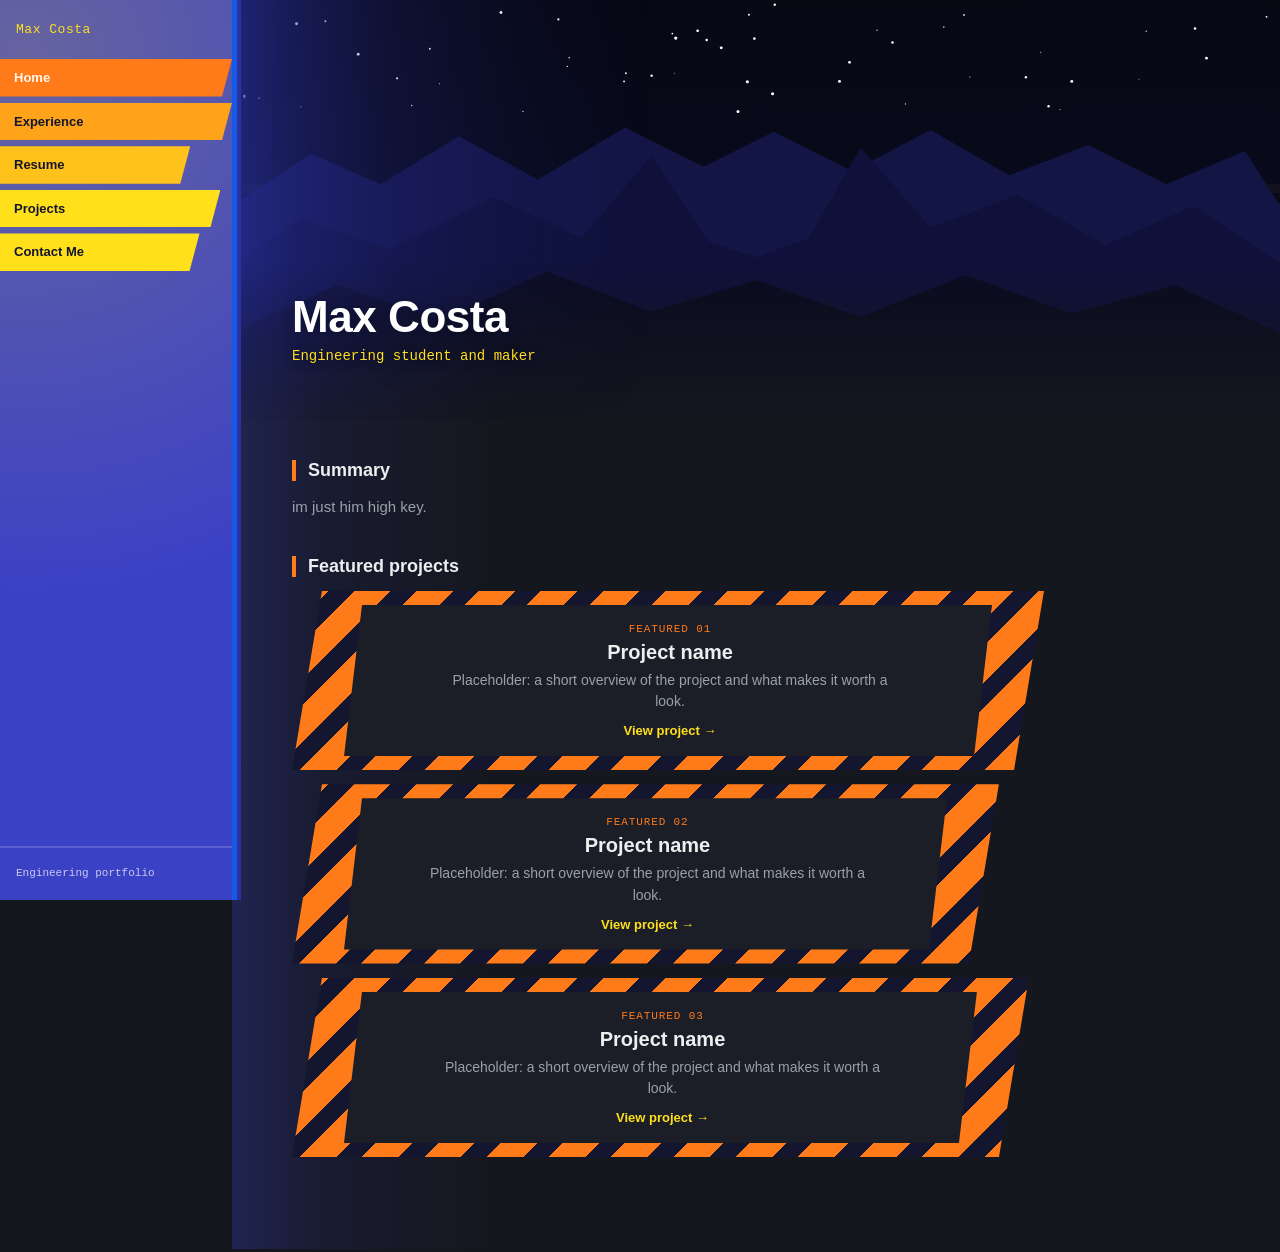
<file: index.html>
<!DOCTYPE html>
<html lang="en">
<head>
  <meta charset="UTF-8" />
  <meta name="viewport" content="width=device-width, initial-scale=1.0" />
  <title>Max // Engineering Portfolio</title>
  <link rel="stylesheet" href="styles.css" />
</head>
<body>
<div class="app-shell">
  <nav class="sidebar" aria-label="Sections">
    <div class="sidebar-brand">Max Costa</div>
    <ul class="nav-list">
      <li><button class="nav-tab" data-section="home">Home</button></li>
      <li><button class="nav-tab" data-section="experience">Experience</button></li>
      <li><button class="nav-tab" data-section="resume">Resume</button></li>
      <li><button class="nav-tab" data-section="projects">Projects</button></li>
      <li><button class="nav-tab" data-section="contact">Contact Me</button></li>
    </ul>
    <div class="sidebar-footer">
      <span class="footer-text">Engineering portfolio</span>
    </div>
  </nav>

  <main class="main-panel">

    <!-- HOME -->
    <section class="section-view" id="section-home">
      <header class="hero">
        <svg class="scene" viewBox="0 150 1200 550" preserveAspectRatio="xMidYMax slice" aria-hidden="true">
          <defs>
            <linearGradient id="bandGradient" gradientUnits="userSpaceOnUse" x1="0" y1="220" x2="0" y2="510">
              <stop offset="0%" stop-color="#ffe066" />
              <stop offset="45%" stop-color="#ffb020" />
              <stop offset="100%" stop-color="#ff6a10" />
            </linearGradient>
            <linearGradient id="skyGradient" gradientUnits="userSpaceOnUse" x1="0" y1="0" x2="0" y2="700">
              <stop class="sky-stop-top" offset="0%" />
              <stop class="sky-stop-bottom" offset="100%" />
            </linearGradient>
          </defs>
          <rect x="0" y="0" width="1200" height="700" fill="url(#skyGradient)" />
          <g id="star-field"></g>
          <g id="bands-group"></g>
          <g class="scene-layer layer-far">
            <g><polygon fill="#1e2270" points="0,455 90,395 170,430 260,375 350,425 450,365 540,410 620,370 710,415 800,368 890,420 980,385 1070,430 1160,392 1200,455 1200,700 0,700" /></g>
            <g transform="translate(1200,0)"><polygon fill="#1e2270" points="0,455 90,395 170,430 260,375 350,425 450,365 540,410 620,370 710,415 800,368 890,420 980,385 1070,430 1160,392 1200,455 1200,700 0,700" /></g>
          </g>
          <g class="scene-layer layer-mid">
            <g><polygon fill="#181b5e" points="0,520 80,470 180,505 300,445 400,492 480,398 545,495 600,514 660,492 720,388 800,480 900,442 1000,500 1100,455 1200,520 1200,700 0,700" /></g>
            <g transform="translate(1200,0)"><polygon fill="#181b5e" points="0,520 80,470 180,505 300,445 400,492 480,398 545,495 600,514 660,492 720,388 800,480 900,442 1000,500 1100,455 1200,520 1200,700 0,700" /></g>
          </g>
          <g class="scene-layer layer-fg">
            <g><polygon fill="#101233" points="0,600 120,545 240,586 360,530 480,576 600,540 720,582 840,534 960,578 1080,546 1200,600 1200,700 0,700" /></g>
            <g transform="translate(1200,0)"><polygon fill="#101233" points="0,600 120,545 240,586 360,530 480,576 600,540 720,582 840,534 960,578 1080,546 1200,600 1200,700 0,700" /></g>
          </g>
        </svg>
        <div class="hero-text">
          <h1 class="hero-name">Max Costa</h1>
          <p class="hero-role">Engineering student and maker</p>
        </div>
      </header>

      <div class="content">
        <div class="block">
          <h2 class="block-title">Summary</h2>
          <p class="prose">im just him high key. </p>
        </div>

        <div class="block">
          <h2 class="block-title">Featured projects</h2>
          <div class="highlights">
            <a class="caution" href="project-1.html">
              <div class="caution-body">
                <span class="caution-label">Featured 01</span>
                <h3 class="caution-title">Project name</h3>
                <p class="caution-text">Placeholder: a short overview of the project and what makes it worth a look.</p>
                <span class="caution-cta">View project &rarr;</span>
              </div>
            </a>
            <a class="caution" href="project-2.html">
              <div class="caution-body">
                <span class="caution-label">Featured 02</span>
                <h3 class="caution-title">Project name</h3>
                <p class="caution-text">Placeholder: a short overview of the project and what makes it worth a look.</p>
                <span class="caution-cta">View project &rarr;</span>
              </div>
            </a>
            <a class="caution" href="project-3.html">
              <div class="caution-body">
                <span class="caution-label">Featured 03</span>
                <h3 class="caution-title">Project name</h3>
                <p class="caution-text">Placeholder: a short overview of the project and what makes it worth a look.</p>
                <span class="caution-cta">View project &rarr;</span>
              </div>
            </a>
          </div>
        </div>
      </div>
    </section>

    <!-- EXPERIENCE -->
    <section class="section-view" id="section-experience">
      <div class="content">
        <div class="section-header">
          <h1 class="section-title">Experience</h1>
          <p class="section-sub">Clubs, competitions, research, volunteering, and jobs</p>
        </div>
        <div class="block">
          <ol class="timeline">
            <li class="job">
              <div class="job-head"><h3 class="job-title">Role Title</h3><span class="job-dates">2025 to present</span></div>
              <p class="job-org">Organization name</p>
              <p class="prose">Placeholder description of what i did and the result.</p>
            </li>
            <li class="job">
              <div class="job-head"><h3 class="job-title">Role Title</h3><span class="job-dates">2024 to 2025</span></div>
              <p class="job-org">Organization name</p>
              <p class="prose">Placeholder description of what i did and the result.</p>
            </li>
            <li class="job">
              <div class="job-head"><h3 class="job-title">Role Title</h3><span class="job-dates">2023 to 2024</span></div>
              <p class="job-org">Organization name</p>
              <p class="prose">Placeholder description of what i did and the result.</p>
            </li>
          </ol>
        </div>
      </div>
    </section>

    <!-- RESUME -->
    <section class="section-view" id="section-resume">
      <div class="content">
        <div class="section-header">
          <h1 class="section-title">Resume</h1>
          <p class="section-sub"></p>
          <a class="btn-primary" href="Resume.pdf" download>Download PDF</a>
        </div>
        <div class="block">
          <h2 class="block-title">Education</h2>
          <div class="job-head"><h3 class="job-title">Degree or program</h3><span class="job-dates">2023 to 2027</span></div>
          <p class="job-org">School name</p>
        </div>
        <div class="block">
          <h2 class="block-title">Skills</h2>
          <ul class="chips">
            <li>Embedded C/C++</li><li>PCB design</li><li>Python</li><li>Signal processing</li><li>CAD</li><li>Git</li>
          </ul>
        </div>
        <div class="block">
          <h2 class="block-title">Certifications and awards</h2>
          <p class="prose">Placeholder entry 1.</p>
          <p class="prose">Placeholder entry 2.</p>
          <p class="prose">Etc.</p>
        </div>
      </div>
    </section>

    <!-- PROJECTS -->
    <section class="section-view" id="section-projects">
      <div class="content">
        <div class="section-header">
          <h1 class="section-title">Projects</h1>
          <p class="section-sub">Selected hardware and software work</p>
        </div>
        <div class="project-grid">
          <a class="project" href="project-1.html">
            <div class="project-thumb"><!-- swap for: <img src="images/project-1.jpg" alt="Project name"> --><span>Thumbnail</span></div>
            <div class="project-body">
              <h3 class="project-title">Project name</h3>
              <p class="prose">Placeholder: one sentence on what it is and the problem it solves.</p>
              <ul class="chips"><li>Firmware</li><li>PCB</li></ul>
              <span class="project-link">View details &rarr;</span>
            </div>
          </a>
          <a class="project" href="project-2.html">
            <div class="project-thumb"><!-- swap for: <img src="images/project-2.jpg" alt="Project name"> --><span>Thumbnail</span></div>
            <div class="project-body">
              <h3 class="project-title">Project name</h3>
              <p class="prose">Placeholder: one sentence on what it is and the problem it solves.</p>
              <ul class="chips"><li>Python</li><li>Machine learning</li></ul>
              <span class="project-link">View details &rarr;</span>
            </div>
          </a>
          <a class="project" href="project-3.html">
            <div class="project-thumb"><!-- swap for: <img src="images/project-3.jpg" alt="Project name"> --><span>Thumbnail</span></div>
            <div class="project-body">
              <h3 class="project-title">Project name</h3>
              <p class="prose">Placeholder: one sentence on what it is and the problem it solves.</p>
              <ul class="chips"><li>Web</li><li>Backend</li></ul>
              <span class="project-link">View details &rarr;</span>
            </div>
          </a>
        </div>
      </div>
    </section>

    <!-- CONTACT -->
    <section class="section-view" id="section-contact">
      <div class="content">
        <div class="section-header">
          <h1 class="section-title">Contact</h1>
          <p class="section-sub">Best way to reach me is by email</p>
        </div>
        <div class="block">
          <dl class="contact-list">
            <dt>Email</dt><dd><a href="mailto:maxwellcosta2009@gmail.com">maxwellcosta2009@gmail.com</a></dd>
            <dt>GitHub</dt><dd><a href="https://github.com/dawhizzcat">github.com/dawhizzcat</a></dd>
            <dt>LinkedIn</dt><dd><a href="https://www.linkedin.com/">linkedin.com/in/name</a></dd>
            <dt>Location</dt><dd>Amherst, Massachusetts</dd>
          </dl>
        </div>
      </div>
    </section>

  </main>
</div>
<script src="main.js"></script>
<script src="traces.js"></script>
</body>
</html>
</file>
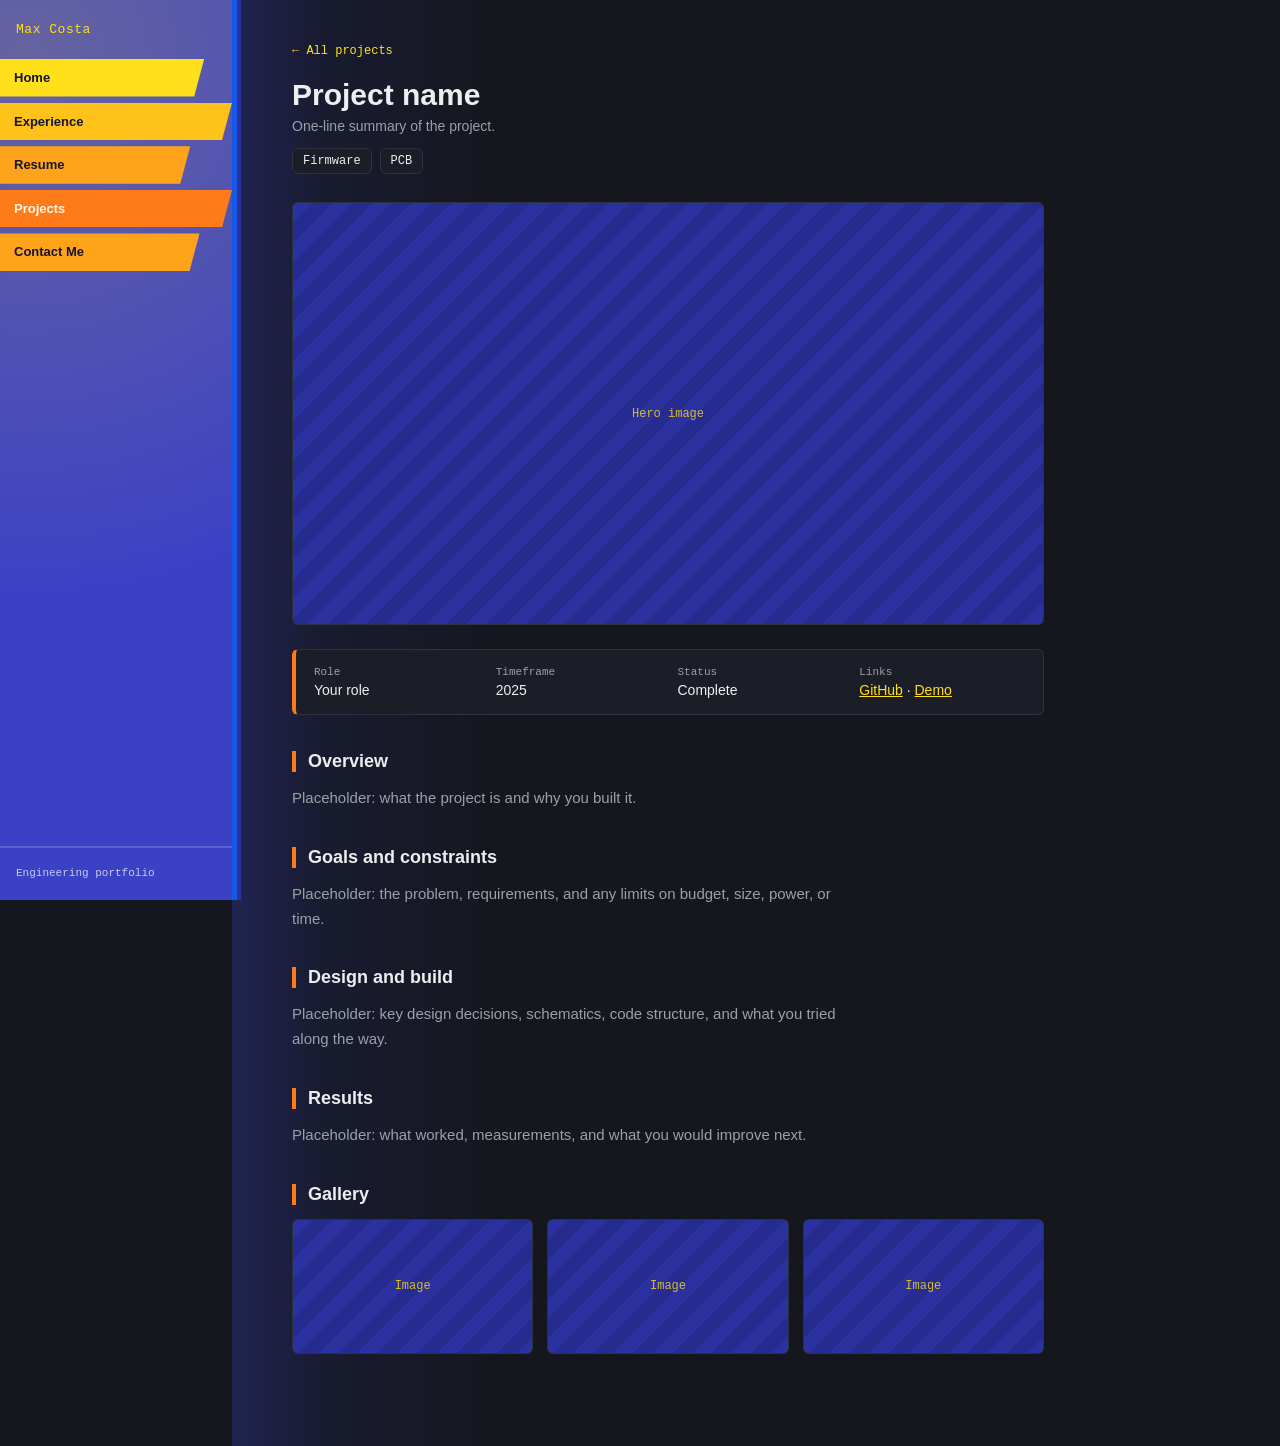
<file: project-1.html>
<!DOCTYPE html>
<html lang="en">
<head>
  <meta charset="UTF-8" />
  <meta name="viewport" content="width=device-width, initial-scale=1.0" />
  <title>Project name // Max Costa</title>
  <link rel="stylesheet" href="styles.css" />
</head>
<body>
<div class="app-shell">
  <nav class="sidebar" aria-label="Sections">
    <div class="sidebar-brand">Max Costa</div>
    <ul class="nav-list">
      <li><a class="nav-tab heat-3" href="index.html#home">Home</a></li>
      <li><a class="nav-tab heat-2" href="index.html#experience">Experience</a></li>
      <li><a class="nav-tab heat-1" href="index.html#resume">Resume</a></li>
      <li><a class="nav-tab is-active" href="index.html#projects" aria-current="page">Projects</a></li>
      <li><a class="nav-tab heat-1" href="index.html#contact">Contact Me</a></li>
    </ul>
    <div class="sidebar-footer"><span class="footer-text">Engineering portfolio</span></div>
  </nav>

  <main class="main-panel">
    <div class="content">
      <a class="back-link" href="index.html#projects">&larr; All projects</a>

      <header class="section-header">
        <h1 class="section-title detail-title">Project name</h1>
        <p class="section-sub">One-line summary of the project.</p>
        <ul class="chips detail-chips"><li>Firmware</li><li>PCB</li></ul>
      </header>

      <div class="project-thumb detail-hero"><!-- <img src="images/project-1-hero.jpg" alt="Project name"> --><span>Hero image</span></div>

      <dl class="detail-meta">
        <div><dt>Role</dt><dd>Your role</dd></div>
        <div><dt>Timeframe</dt><dd>2025</dd></div>
        <div><dt>Status</dt><dd>Complete</dd></div>
        <div><dt>Links</dt><dd><a href="#">GitHub</a> &middot; <a href="#">Demo</a></dd></div>
      </dl>

      <div class="block">
        <h2 class="block-title">Overview</h2>
        <p class="prose">Placeholder: what the project is and why you built it.</p>
      </div>
      <div class="block">
        <h2 class="block-title">Goals and constraints</h2>
        <p class="prose">Placeholder: the problem, requirements, and any limits on budget, size, power, or time.</p>
      </div>
      <div class="block">
        <h2 class="block-title">Design and build</h2>
        <p class="prose">Placeholder: key design decisions, schematics, code structure, and what you tried along the way.</p>
      </div>
      <div class="block">
        <h2 class="block-title">Results</h2>
        <p class="prose">Placeholder: what worked, measurements, and what you would improve next.</p>
      </div>
      <div class="block">
        <h2 class="block-title">Gallery</h2>
        <div class="gallery">
          <div class="project-thumb"><span>Image</span></div>
          <div class="project-thumb"><span>Image</span></div>
          <div class="project-thumb"><span>Image</span></div>
        </div>
      </div>
    </div>
  </main>
</div>
</body>
</html>
</file>
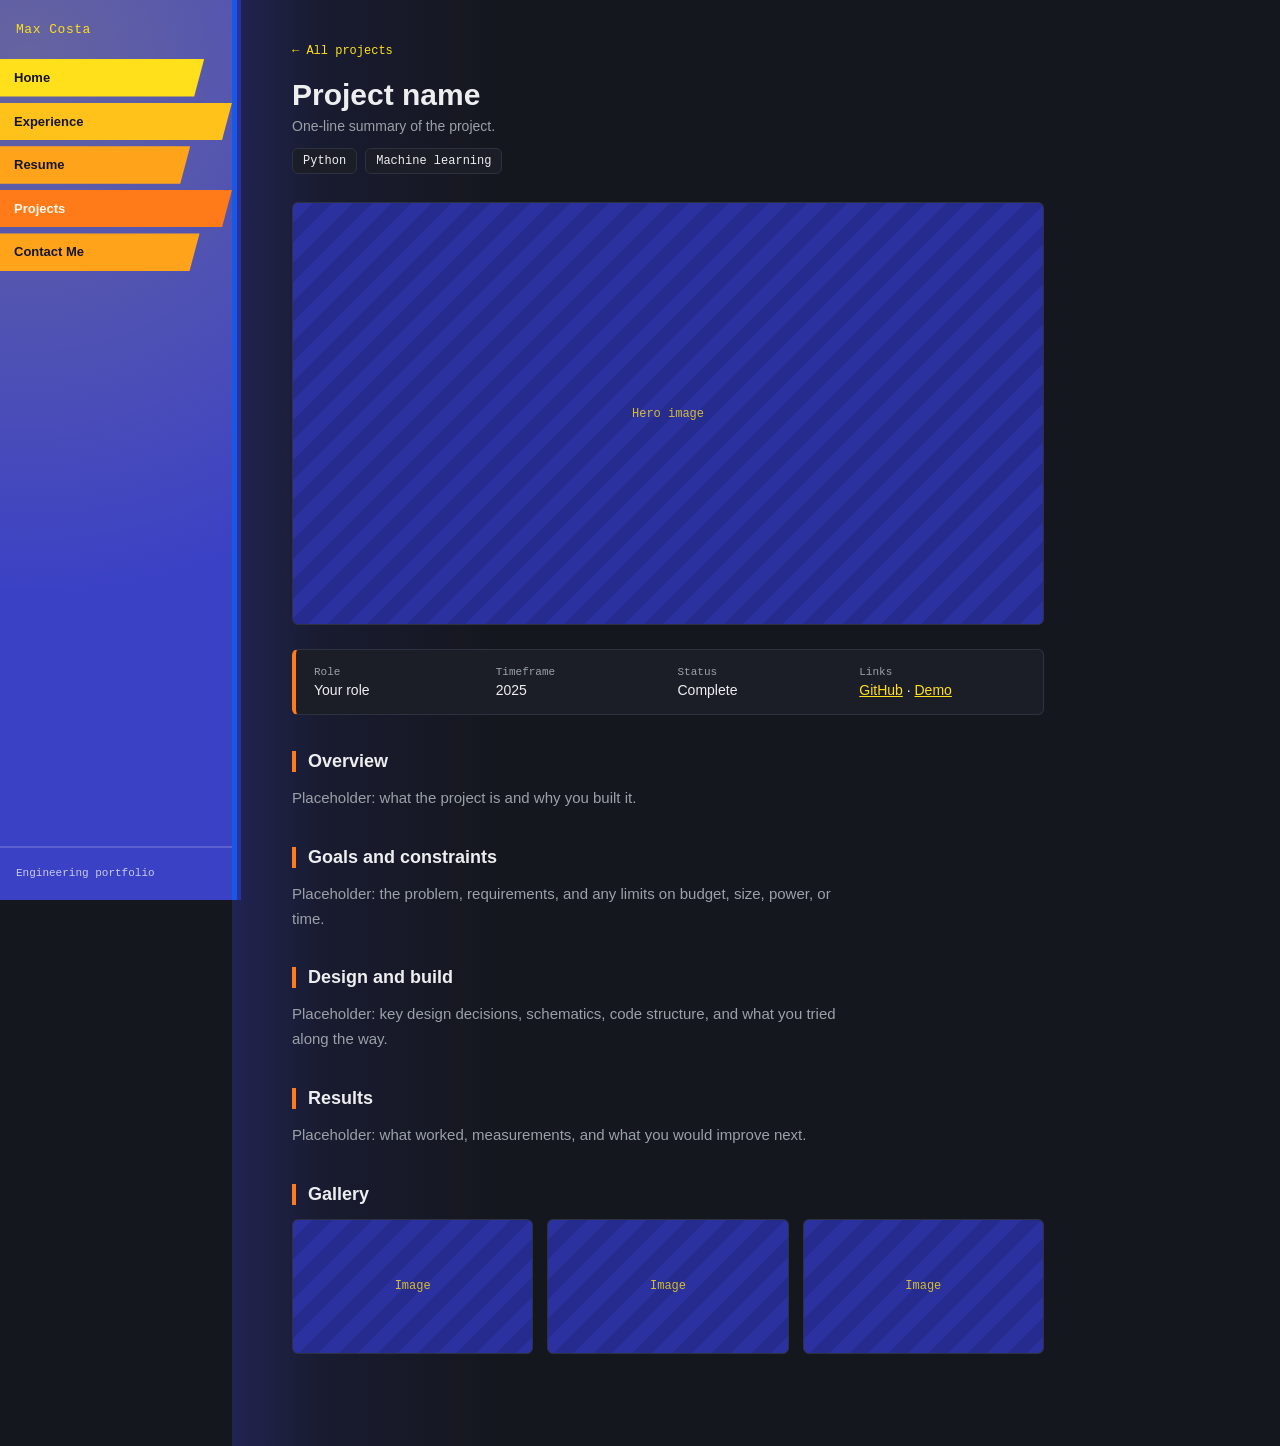
<file: project-2.html>
<!DOCTYPE html>
<html lang="en">
<head>
  <meta charset="UTF-8" />
  <meta name="viewport" content="width=device-width, initial-scale=1.0" />
  <title>Project name // Max Costa</title>
  <link rel="stylesheet" href="styles.css" />
</head>
<body>
<div class="app-shell">
  <nav class="sidebar" aria-label="Sections">
    <div class="sidebar-brand">Max Costa</div>
    <ul class="nav-list">
      <li><a class="nav-tab heat-3" href="index.html#home">Home</a></li>
      <li><a class="nav-tab heat-2" href="index.html#experience">Experience</a></li>
      <li><a class="nav-tab heat-1" href="index.html#resume">Resume</a></li>
      <li><a class="nav-tab is-active" href="index.html#projects" aria-current="page">Projects</a></li>
      <li><a class="nav-tab heat-1" href="index.html#contact">Contact Me</a></li>
    </ul>
    <div class="sidebar-footer"><span class="footer-text">Engineering portfolio</span></div>
  </nav>

  <main class="main-panel">
    <div class="content">
      <a class="back-link" href="index.html#projects">&larr; All projects</a>

      <header class="section-header">
        <h1 class="section-title detail-title">Project name</h1>
        <p class="section-sub">One-line summary of the project.</p>
        <ul class="chips detail-chips"><li>Python</li><li>Machine learning</li></ul>
      </header>

      <div class="project-thumb detail-hero"><!-- <img src="images/project-2-hero.jpg" alt="Project name"> --><span>Hero image</span></div>

      <dl class="detail-meta">
        <div><dt>Role</dt><dd>Your role</dd></div>
        <div><dt>Timeframe</dt><dd>2025</dd></div>
        <div><dt>Status</dt><dd>Complete</dd></div>
        <div><dt>Links</dt><dd><a href="#">GitHub</a> &middot; <a href="#">Demo</a></dd></div>
      </dl>

      <div class="block">
        <h2 class="block-title">Overview</h2>
        <p class="prose">Placeholder: what the project is and why you built it.</p>
      </div>
      <div class="block">
        <h2 class="block-title">Goals and constraints</h2>
        <p class="prose">Placeholder: the problem, requirements, and any limits on budget, size, power, or time.</p>
      </div>
      <div class="block">
        <h2 class="block-title">Design and build</h2>
        <p class="prose">Placeholder: key design decisions, schematics, code structure, and what you tried along the way.</p>
      </div>
      <div class="block">
        <h2 class="block-title">Results</h2>
        <p class="prose">Placeholder: what worked, measurements, and what you would improve next.</p>
      </div>
      <div class="block">
        <h2 class="block-title">Gallery</h2>
        <div class="gallery">
          <div class="project-thumb"><span>Image</span></div>
          <div class="project-thumb"><span>Image</span></div>
          <div class="project-thumb"><span>Image</span></div>
        </div>
      </div>
    </div>
  </main>
</div>
</body>
</html>
</file>
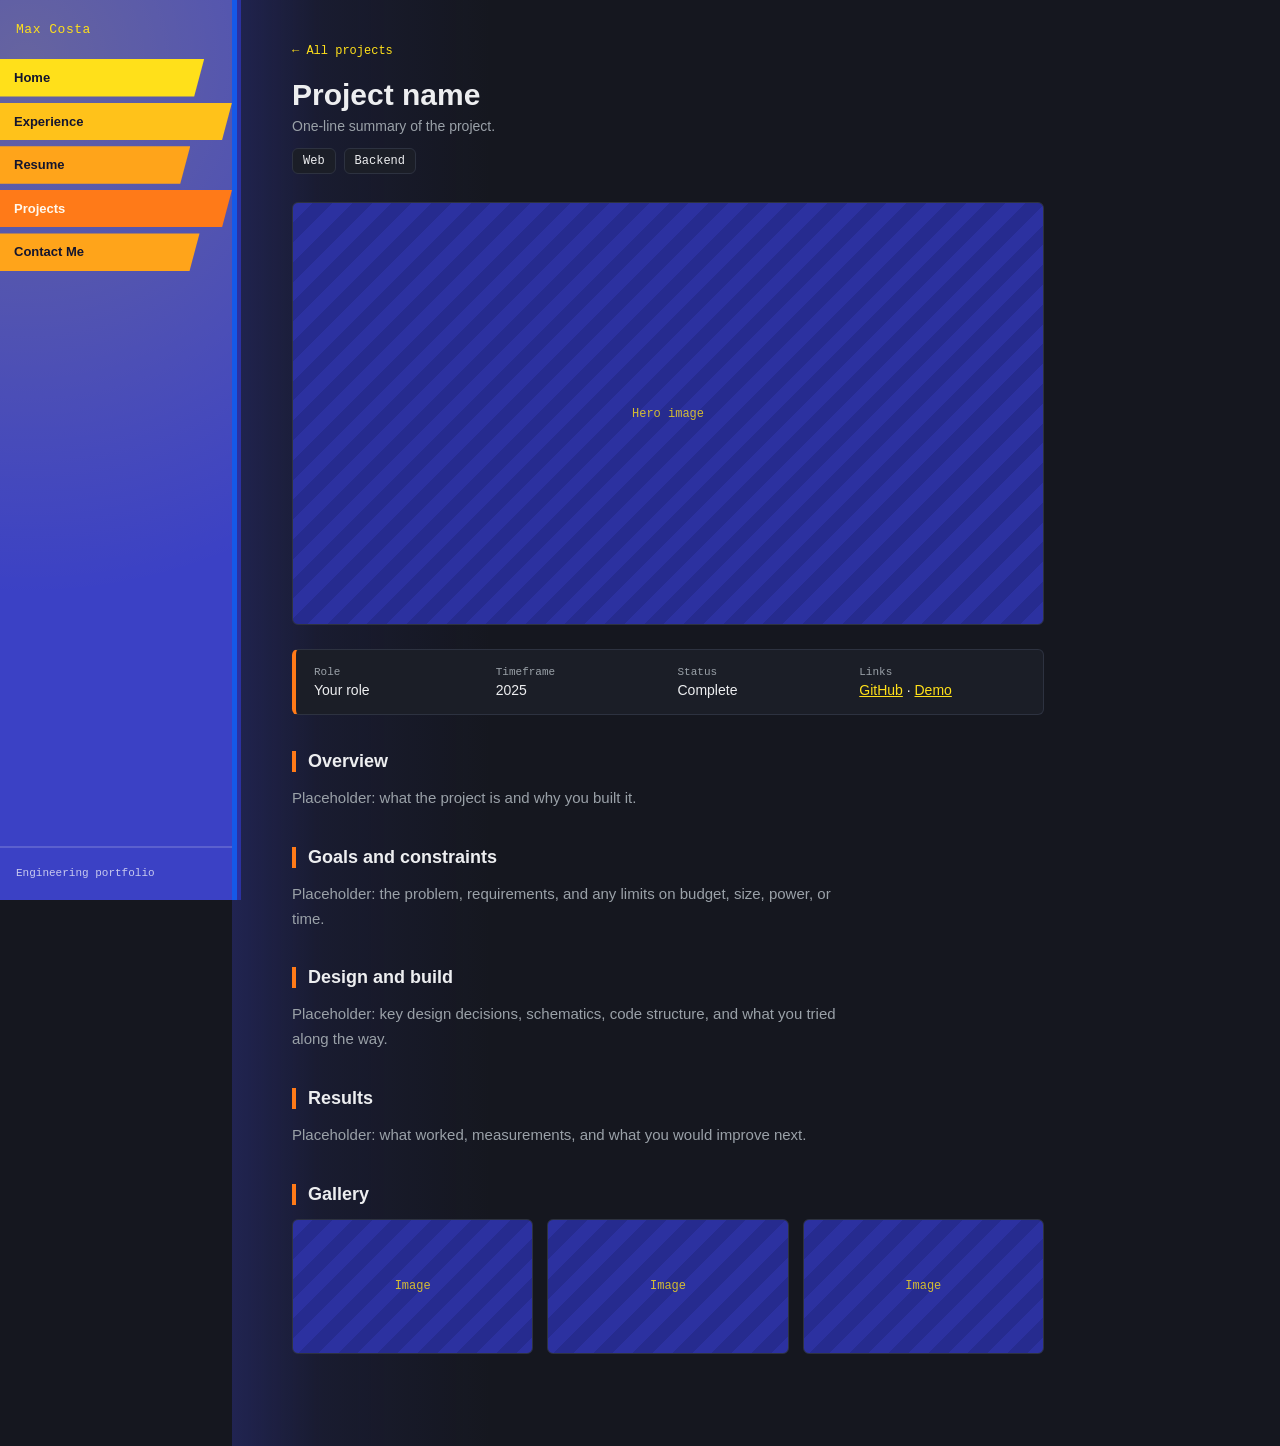
<file: project-3.html>
<!DOCTYPE html>
<html lang="en">
<head>
  <meta charset="UTF-8" />
  <meta name="viewport" content="width=device-width, initial-scale=1.0" />
  <title>Project name // Max Costa</title>
  <link rel="stylesheet" href="styles.css" />
</head>
<body>
<div class="app-shell">
  <nav class="sidebar" aria-label="Sections">
    <div class="sidebar-brand">Max Costa</div>
    <ul class="nav-list">
      <li><a class="nav-tab heat-3" href="index.html#home">Home</a></li>
      <li><a class="nav-tab heat-2" href="index.html#experience">Experience</a></li>
      <li><a class="nav-tab heat-1" href="index.html#resume">Resume</a></li>
      <li><a class="nav-tab is-active" href="index.html#projects" aria-current="page">Projects</a></li>
      <li><a class="nav-tab heat-1" href="index.html#contact">Contact Me</a></li>
    </ul>
    <div class="sidebar-footer"><span class="footer-text">Engineering portfolio</span></div>
  </nav>

  <main class="main-panel">
    <div class="content">
      <a class="back-link" href="index.html#projects">&larr; All projects</a>

      <header class="section-header">
        <h1 class="section-title detail-title">Project name</h1>
        <p class="section-sub">One-line summary of the project.</p>
        <ul class="chips detail-chips"><li>Web</li><li>Backend</li></ul>
      </header>

      <div class="project-thumb detail-hero"><!-- <img src="images/project-3-hero.jpg" alt="Project name"> --><span>Hero image</span></div>

      <dl class="detail-meta">
        <div><dt>Role</dt><dd>Your role</dd></div>
        <div><dt>Timeframe</dt><dd>2025</dd></div>
        <div><dt>Status</dt><dd>Complete</dd></div>
        <div><dt>Links</dt><dd><a href="#">GitHub</a> &middot; <a href="#">Demo</a></dd></div>
      </dl>

      <div class="block">
        <h2 class="block-title">Overview</h2>
        <p class="prose">Placeholder: what the project is and why you built it.</p>
      </div>
      <div class="block">
        <h2 class="block-title">Goals and constraints</h2>
        <p class="prose">Placeholder: the problem, requirements, and any limits on budget, size, power, or time.</p>
      </div>
      <div class="block">
        <h2 class="block-title">Design and build</h2>
        <p class="prose">Placeholder: key design decisions, schematics, code structure, and what you tried along the way.</p>
      </div>
      <div class="block">
        <h2 class="block-title">Results</h2>
        <p class="prose">Placeholder: what worked, measurements, and what you would improve next.</p>
      </div>
      <div class="block">
        <h2 class="block-title">Gallery</h2>
        <div class="gallery">
          <div class="project-thumb"><span>Image</span></div>
          <div class="project-thumb"><span>Image</span></div>
          <div class="project-thumb"><span>Image</span></div>
        </div>
      </div>
    </div>
  </main>
</div>
</body>
</html>
</file>
<file: styles.css>
:root {
  --bg: #15171f;
  --panel: #1b1e27;
  --line: #2d3240;
  --text: #edeef0;
  --text-dim: #9aa1a8;
  --lh-blue: #3b41c5;
  --lh-blue-deep: #2c31a0;
  --lh-blue-bright: #1559e8;
  --lh-yellow: #ffe01a;
  --lh-gold: #ffc21a;
  --lh-amber: #ffa41a;
  --lh-orange: #ff7a18;
  --lh-ink: #14152e;
  --sky-base: #252a93;
  --sky-lower: #2f35ae;
  --radius: 6px;
  --mono: ui-monospace, "JetBrains Mono", "SFMono-Regular", Menlo, Consolas, monospace;
  --sans: -apple-system, BlinkMacSystemFont, "Segoe UI", Roboto, Helvetica, Arial, sans-serif;
}

body.time-day { --sky-base: #4f8fd1; --sky-lower: #7ab8e8; }
body.time-night { --sky-base: #05060d; --sky-lower: #0a0d24; }

* { box-sizing: border-box; }

html, body {
  margin: 0;
  height: 100%;
  background: var(--bg);
  color: var(--text);
  font-family: var(--sans);
}

a { color: var(--lh-yellow); }
a:focus-visible, button:focus-visible { outline: 2px solid #fff; outline-offset: 3px; }

/* ---------- shell ---------- */

.app-shell { display: flex; min-height: 100vh; }

.sidebar {
  width: 232px;
  flex-shrink: 0;
  background:
    radial-gradient(circle at 26px 60px, rgba(255, 224, 26, 0.22), transparent 62%),
    var(--lh-blue);
  display: flex;
  flex-direction: column;
  padding: 22px 0 20px;
  position: sticky;
  top: 0;
  height: 100vh;
  z-index: 3;
}

.sidebar::after {
  content: "";
  position: absolute;
  top: 0;
  right: -9px;
  width: 9px;
  height: 100%;
  background: linear-gradient(to right, var(--lh-blue-bright) 0 5px, var(--lh-blue-deep) 5px 9px);
  z-index: 2;
}

.sidebar-brand {
  padding: 0 16px;
  margin-bottom: 22px;
  font-family: var(--mono);
  font-size: 13px;
  letter-spacing: 0.04em;
  color: var(--lh-yellow);
}

.nav-list {
  list-style: none;
  margin: 0;
  padding: 0;
  display: flex;
  flex-direction: column;
  gap: 6px;
}

.nav-tab {
  display: block;
  width: 100%;
  background: var(--lh-yellow);
  border: none;
  color: var(--lh-ink);
  padding: 11px 14px;
  font: 700 13px/1.2 var(--sans);
  text-align: left;
  cursor: pointer;
  clip-path: polygon(0 0, 100% 0, calc(100% - 10px) 100%, 0 100%);
  transition: background 0.28s ease, color 0.2s ease, transform 0.14s ease, filter 0.14s ease;
}

.nav-list li:nth-child(1) .nav-tab { width: 88%; }
.nav-list li:nth-child(2) .nav-tab { width: 100%; }
.nav-list li:nth-child(3) .nav-tab { width: 82%; }
.nav-list li:nth-child(4) .nav-tab { width: 95%; }
.nav-list li:nth-child(5) .nav-tab { width: 86%; }

/* heat radiates out from the active tab */
.nav-tab.heat-1 { background: var(--lh-amber); }
.nav-tab.heat-2 { background: var(--lh-gold); }
.nav-tab.heat-3 { background: var(--lh-yellow); }
.nav-tab:hover { filter: brightness(1.08); transform: translateX(3px); }

.nav-list li .nav-tab.is-active {
  background: var(--lh-orange);
  color: #fff8ec;
  width: 100%;
  transform: none;
  filter: none;
}

.sidebar-footer {
  margin-top: auto;
  padding: 14px 16px 0;
  border-top: 2px solid rgba(255, 255, 255, 0.16);
}

.footer-text {
  font-family: var(--mono);
  font-size: 11px;
  color: rgba(255, 255, 255, 0.72);
}

.main-panel {
  flex: 1;
  min-width: 0;
  background:
    linear-gradient(to right, rgba(59, 65, 197, 0.30) 0, rgba(59, 65, 197, 0.10) 90px, transparent 260px),
    var(--bg);
}

.section-view { display: none; }
.section-view.is-active { display: block; }

/* ---------- hero with animated skyline ---------- */

.hero {
  position: relative;
  height: 420px;
  overflow: hidden;
}

/* sky blends into the sidebar blue on the left, and the scene dissolves into the page at the bottom */
.hero::before {
  content: "";
  position: absolute;
  inset: 0;
  z-index: 1;
  pointer-events: none;
  background: linear-gradient(to right,
    rgba(44, 49, 160, 0.7) 0,
    rgba(44, 49, 160, 0.45) 6%,
    rgba(44, 49, 160, 0.22) 15%,
    rgba(44, 49, 160, 0.08) 27%,
    rgba(44, 49, 160, 0) 40%);
}

.hero::before,
.scene {
  -webkit-mask-image: linear-gradient(to bottom, #000 0, #000 62%, transparent 100%);
  mask-image: linear-gradient(to bottom, #000 0, #000 62%, transparent 100%);
}

.scene { position: absolute; inset: 0; width: 100%; height: 100%; }

.sky-stop-top { stop-color: var(--sky-base); transition: stop-color 1.4s ease; }
.sky-stop-bottom { stop-color: var(--sky-lower); transition: stop-color 1.4s ease; }

.scene-layer { animation: scene-scroll linear infinite; }
.layer-far { animation-duration: 130s; }
.layer-mid { animation-duration: 75s; }
.layer-fg { animation-duration: 42s; }

@keyframes scene-scroll {
  from { transform: translateX(0); }
  to { transform: translateX(-1200px); }
}

.star-twinkle { animation: star-twinkle 4.5s ease-in-out infinite; }

@keyframes star-twinkle {
  0%, 100% { opacity: var(--star-min, 0.25); }
  50% { opacity: var(--star-max, 1); }
}

body.time-night .layer-far,
body.time-night .layer-mid,
body.time-night .layer-fg { filter: brightness(0.62); }

@media (prefers-reduced-motion: reduce) {
  .scene-layer, .star-twinkle { animation: none; }
}

.hero-text {
  position: absolute;
  z-index: 2;
  left: 60px;
  bottom: 56px;
  right: 48px;
}

.hero-name {
  margin: 0 0 6px;
  font-size: 44px;
  font-weight: 700;
  letter-spacing: -0.01em;
  color: #fff;
  text-shadow: 0 2px 12px rgba(8, 10, 40, 0.6);
}

.hero-role {
  margin: 0;
  font-family: var(--mono);
  font-size: 14px;
  color: var(--lh-yellow);
  text-shadow: 0 1px 8px rgba(8, 10, 40, 0.7);
}

/* ---------- content ---------- */

.content { padding: 40px 48px 56px 60px; max-width: 860px; }

.section-header { margin-bottom: 28px; }
.section-title { font-size: 24px; font-weight: 600; margin: 0 0 6px; }
.section-sub { color: var(--text-dim); font-size: 14px; margin: 0; }

.block { margin-bottom: 36px; }

.block-title {
  margin: 0 0 14px;
  padding-left: 12px;
  border-left: 4px solid var(--lh-orange);
  font-size: 18px;
  font-weight: 600;
}

.prose { margin: 0; color: var(--text-dim); font-size: 15px; line-height: 1.65; max-width: 68ch; }

.timeline { list-style: none; margin: 0; padding: 0 0 0 18px; border-left: 2px solid var(--lh-blue); }

.job { position: relative; padding-bottom: 24px; }
.job:last-child { padding-bottom: 0; }

.job::before {
  content: "";
  position: absolute;
  left: -25px;
  top: 5px;
  width: 12px;
  height: 12px;
  background: var(--lh-yellow);
  transform: rotate(45deg);
}

.job-head { display: flex; flex-wrap: wrap; align-items: baseline; justify-content: space-between; gap: 4px 16px; }
.job-title { margin: 0; font-size: 16px; font-weight: 600; }
.job-dates { font-family: var(--mono); font-size: 12px; color: var(--lh-gold); }
.job-org { margin: 2px 0 8px; font-size: 14px; color: var(--text); }

.chips { list-style: none; margin: 0; padding: 0; display: flex; flex-wrap: wrap; gap: 8px; }

.chips li {
  background: var(--panel);
  border: 1px solid var(--line);
  border-radius: var(--radius);
  padding: 5px 10px;
  font-family: var(--mono);
  font-size: 12px;
}

.project-grid { position: relative; display: grid; grid-template-columns: repeat(auto-fill, minmax(200px, 1fr)); gap: 52px; }

.project {
  position: relative;
  z-index: 1;
  display: flex;
  flex-direction: column;
  overflow: hidden;
  color: inherit;
  text-decoration: none;
  background: var(--panel);
  border: 1px solid var(--line);
  border-top: 4px solid var(--lh-orange);
  border-radius: var(--radius);
  transition: border-color 0.15s ease, transform 0.15s ease;
}

.project:nth-child(2) { border-top-color: var(--lh-amber); }
.project:nth-child(3) { border-top-color: var(--lh-yellow); }
.project:hover { border-color: var(--lh-gold); transform: translateY(-2px); }

.project-body { padding: 16px 18px 18px; display: flex; flex-direction: column; gap: 12px; flex: 1; }
.project-title { margin: 0; font-size: 16px; font-weight: 600; }
.project-link { margin-top: auto; font-size: 13px; font-weight: 600; color: var(--lh-yellow); }
.project:hover .project-link { text-decoration: underline; }

/* thumbnail slot: drop an <img> inside to replace the placeholder */
.project-thumb {
  position: relative;
  aspect-ratio: 16 / 9;
  overflow: hidden;
  display: flex;
  align-items: center;
  justify-content: center;
  background: repeating-linear-gradient(135deg, var(--lh-blue-deep) 0 14px, #262b8f 14px 28px);
  border-bottom: 1px solid var(--line);
}

.project-thumb span { font-family: var(--mono); font-size: 12px; color: rgba(255, 224, 26, 0.8); }
.project-thumb img { position: absolute; inset: 0; width: 100%; height: 100%; object-fit: cover; }

/* ---------- project detail page ---------- */

a.nav-tab { text-decoration: none; }
.back-link { display: inline-block; margin-bottom: 20px; font-family: var(--mono); font-size: 12px; text-decoration: none; }
.back-link:hover { text-decoration: underline; }
.detail-title { font-size: 30px; }
.detail-chips { margin-top: 14px; }
.detail-hero { border: 1px solid var(--line); border-radius: var(--radius); margin-bottom: 24px; }

.detail-meta {
  display: grid;
  grid-template-columns: repeat(auto-fit, minmax(150px, 1fr));
  gap: 16px;
  margin: 0 0 36px;
  padding: 16px 18px;
  background: var(--panel);
  border: 1px solid var(--line);
  border-left: 4px solid var(--lh-orange);
  border-radius: var(--radius);
}

.detail-meta dt { font-family: var(--mono); font-size: 11px; color: var(--text-dim); margin-bottom: 4px; }
.detail-meta dd { margin: 0; font-size: 14px; }

.gallery { display: grid; grid-template-columns: repeat(auto-fill, minmax(220px, 1fr)); gap: 14px; }
.gallery .project-thumb { border: 1px solid var(--line); border-radius: var(--radius); }

.contact-list { display: grid; grid-template-columns: max-content 1fr; gap: 14px 28px; margin: 0; }
.contact-list dt { font-family: var(--mono); font-size: 12px; color: var(--text-dim); padding-top: 2px; }
.contact-list dd { margin: 0; font-size: 15px; }

.btn-primary {
  display: inline-block;
  background: var(--lh-orange);
  color: var(--lh-ink);
  padding: 12px 20px;
  font-size: 13px;
  font-weight: 700;
  text-decoration: none;
  clip-path: polygon(0 0, 100% 0, calc(100% - 10px) 100%, 0 100%);
  transition: background 0.15s ease;
}

.btn-primary:hover { background: var(--lh-amber); }

/* ---------- mobile ---------- */

@media (max-width: 640px) {
  .app-shell { flex-direction: column; }
  .sidebar { width: 100%; height: auto; position: relative; padding: 16px 0 14px; }
  .sidebar::after {
    top: auto; bottom: -9px; right: 0; width: 100%; height: 9px;
    background: linear-gradient(to bottom, var(--lh-blue-bright) 0 5px, var(--lh-blue-deep) 5px 9px);
  }
  .nav-list { flex-direction: row; overflow-x: auto; gap: 4px; padding: 0 12px; }
  .nav-list li .nav-tab,
  .nav-list li:nth-child(n) .nav-tab { width: auto; white-space: nowrap; padding: 10px 16px; }
  .nav-tab:hover { transform: none; }
  .sidebar-footer { display: none; }
  .hero { height: 320px; }
  .hero::before {
    background: linear-gradient(to bottom,
      rgba(44, 49, 160, 0.7) 0,
      rgba(44, 49, 160, 0.3) 16%,
      rgba(44, 49, 160, 0) 40%);
  }
  .hero-text { left: 20px; right: 20px; bottom: 40px; }
  .hero-name { font-size: 32px; }
  .content { padding: 28px 20px 40px; }
}

/* ---------- PCB traces behind project cards (drawn by traces.js) ---------- */

.pcb-overlay { position: absolute; z-index: 0; pointer-events: none; overflow: visible; }

.pcb-card path {
  fill: none;
  stroke: var(--lh-orange);
  stroke-width: 2;
  stroke-linecap: round;
  stroke-linejoin: round;
  stroke-dasharray: 1;
  stroke-dashoffset: 1;
  transition: stroke-dashoffset 0.25s ease;
}

.pcb-card circle {
  fill: none;
  stroke: var(--lh-orange);
  stroke-width: 2;
  opacity: 0;
  transition: opacity 0.15s ease;
}

.pcb-card.is-on path {
  stroke-dashoffset: 0;
  transition: stroke-dashoffset 0.55s ease var(--d, 0s);
}

.pcb-card.is-on circle {
  opacity: 1;
  transition: opacity 0.2s ease calc(var(--d, 0s) + 0.45s);
}

@media (prefers-reduced-motion: reduce) {
  .pcb-card path, .pcb-card.is-on path, .pcb-card circle, .pcb-card.is-on circle { transition: none; }
}

/* ---------- featured project slots: caution-tape bands ---------- */

.highlights { display: flex; flex-direction: column; gap: 14px; --slant: 30px; }

.caution {
  display: block;
  padding: 14px calc(var(--slant) + 22px);
  color: inherit;
  text-decoration: none;
  background: repeating-linear-gradient(135deg, var(--lh-orange) 0 26px, var(--lh-ink) 26px 44px);
  clip-path: polygon(var(--slant) 0, 100% 0, calc(100% - var(--slant)) 100%, 0 100%);
  transition: filter 0.15s ease, transform 0.15s ease;
}

.highlights .caution:nth-child(2) { width: 94%; }
.highlights .caution:nth-child(3) { width: 98%; }
.caution:hover { filter: brightness(1.12); transform: translateX(4px); }

.caution-body {
  background: var(--panel);
  padding: 18px 40px 18px 44px;
  text-align: center;
  clip-path: polygon(18px 0, 100% 0, calc(100% - 18px) 100%, 0 100%);
  display: flex;
  flex-direction: column;
  align-items: center;
  gap: 6px;
}

.caution-label { font-family: var(--mono); font-size: 11px; letter-spacing: 0.08em; text-transform: uppercase; color: var(--lh-orange); }
.caution-title { margin: 0; font-size: 20px; font-weight: 700; }
.caution-text { margin: 0; max-width: 56ch; color: var(--text-dim); font-size: 14px; line-height: 1.55; }
.caution-cta { margin-top: 4px; font-size: 13px; font-weight: 600; color: var(--lh-yellow); }
.caution:hover .caution-cta { text-decoration: underline; }
.caution:focus-visible { outline: none; }
.caution:focus-visible .caution-body { box-shadow: inset 0 0 0 2px #fff; }

@media (max-width: 640px) {
  .highlights { --slant: 16px; }
  .highlights .caution:nth-child(n) { width: 100%; }
  .caution { padding: 10px calc(var(--slant) + 10px); }
  .caution-body { padding: 16px 22px 16px 26px; }
}

@media (prefers-reduced-motion: reduce) {
  .caution, .caution:hover { transition: none; transform: none; }
}
</file>
